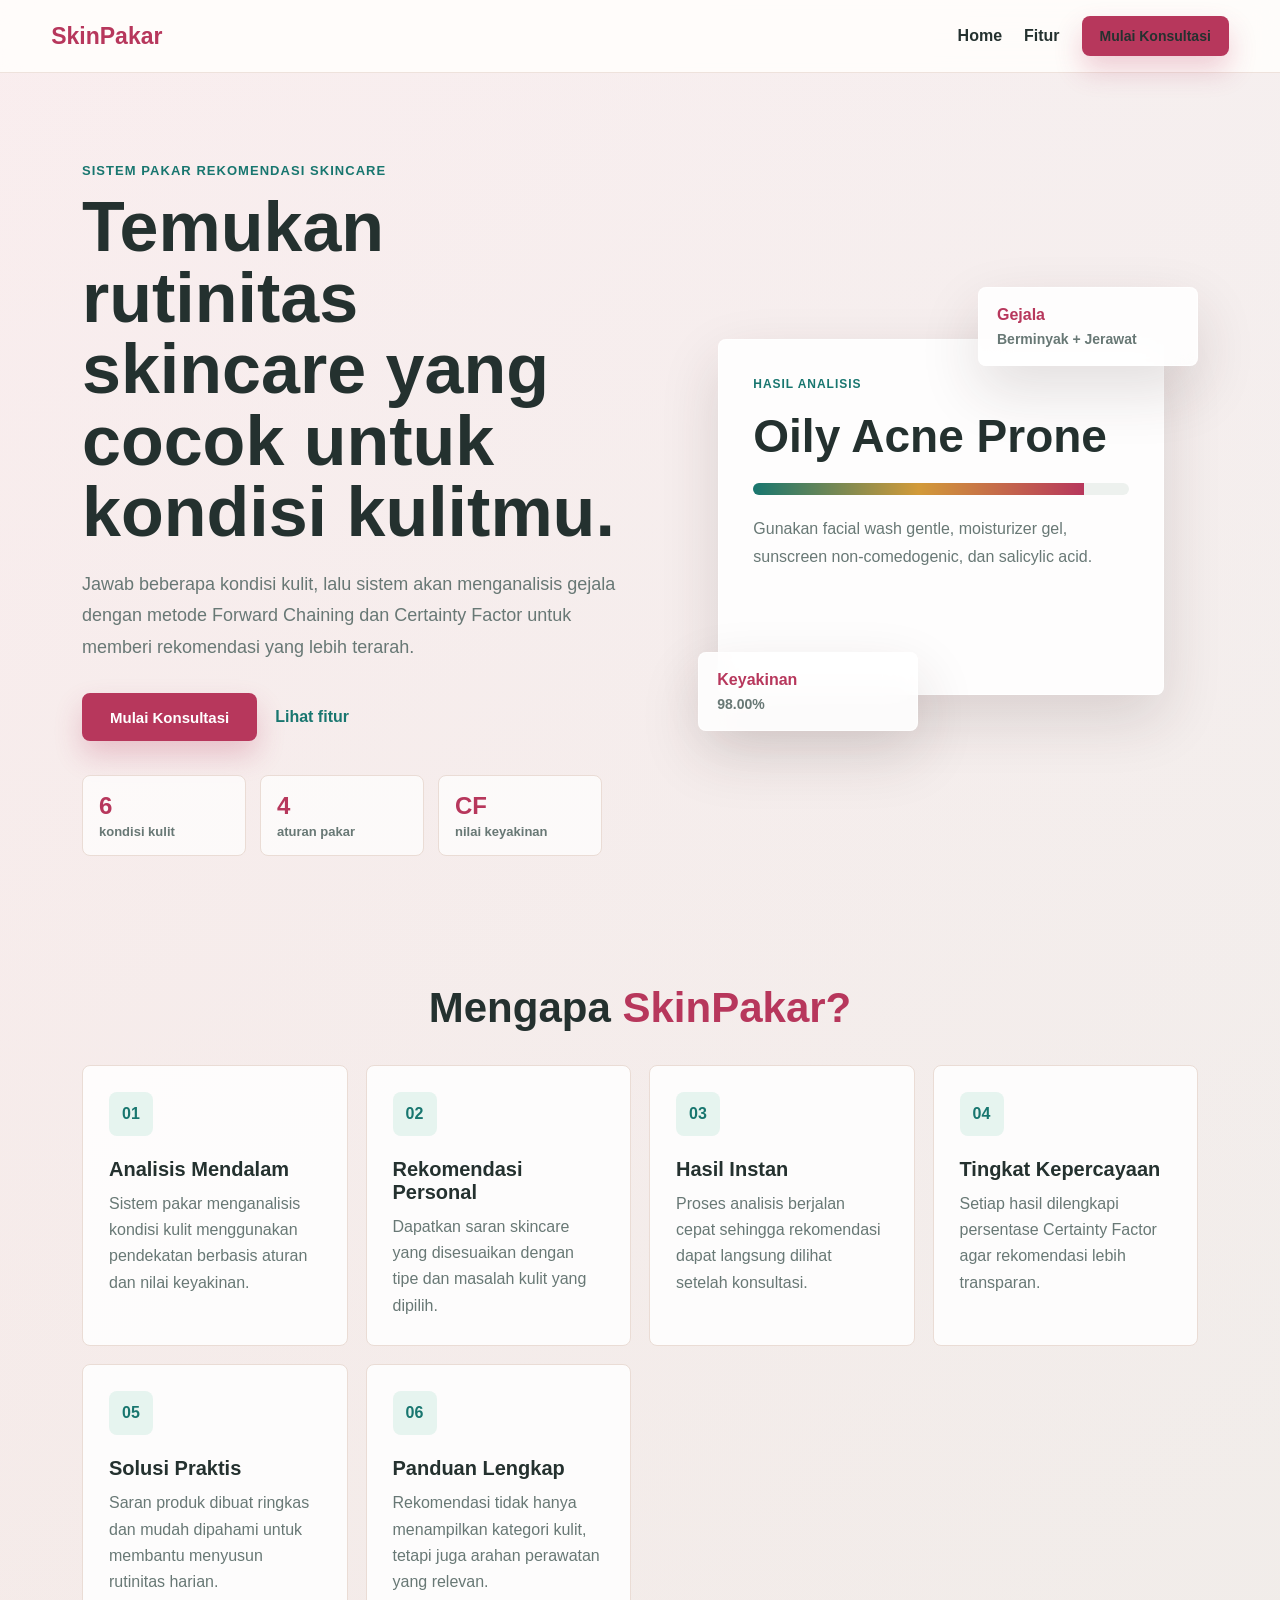
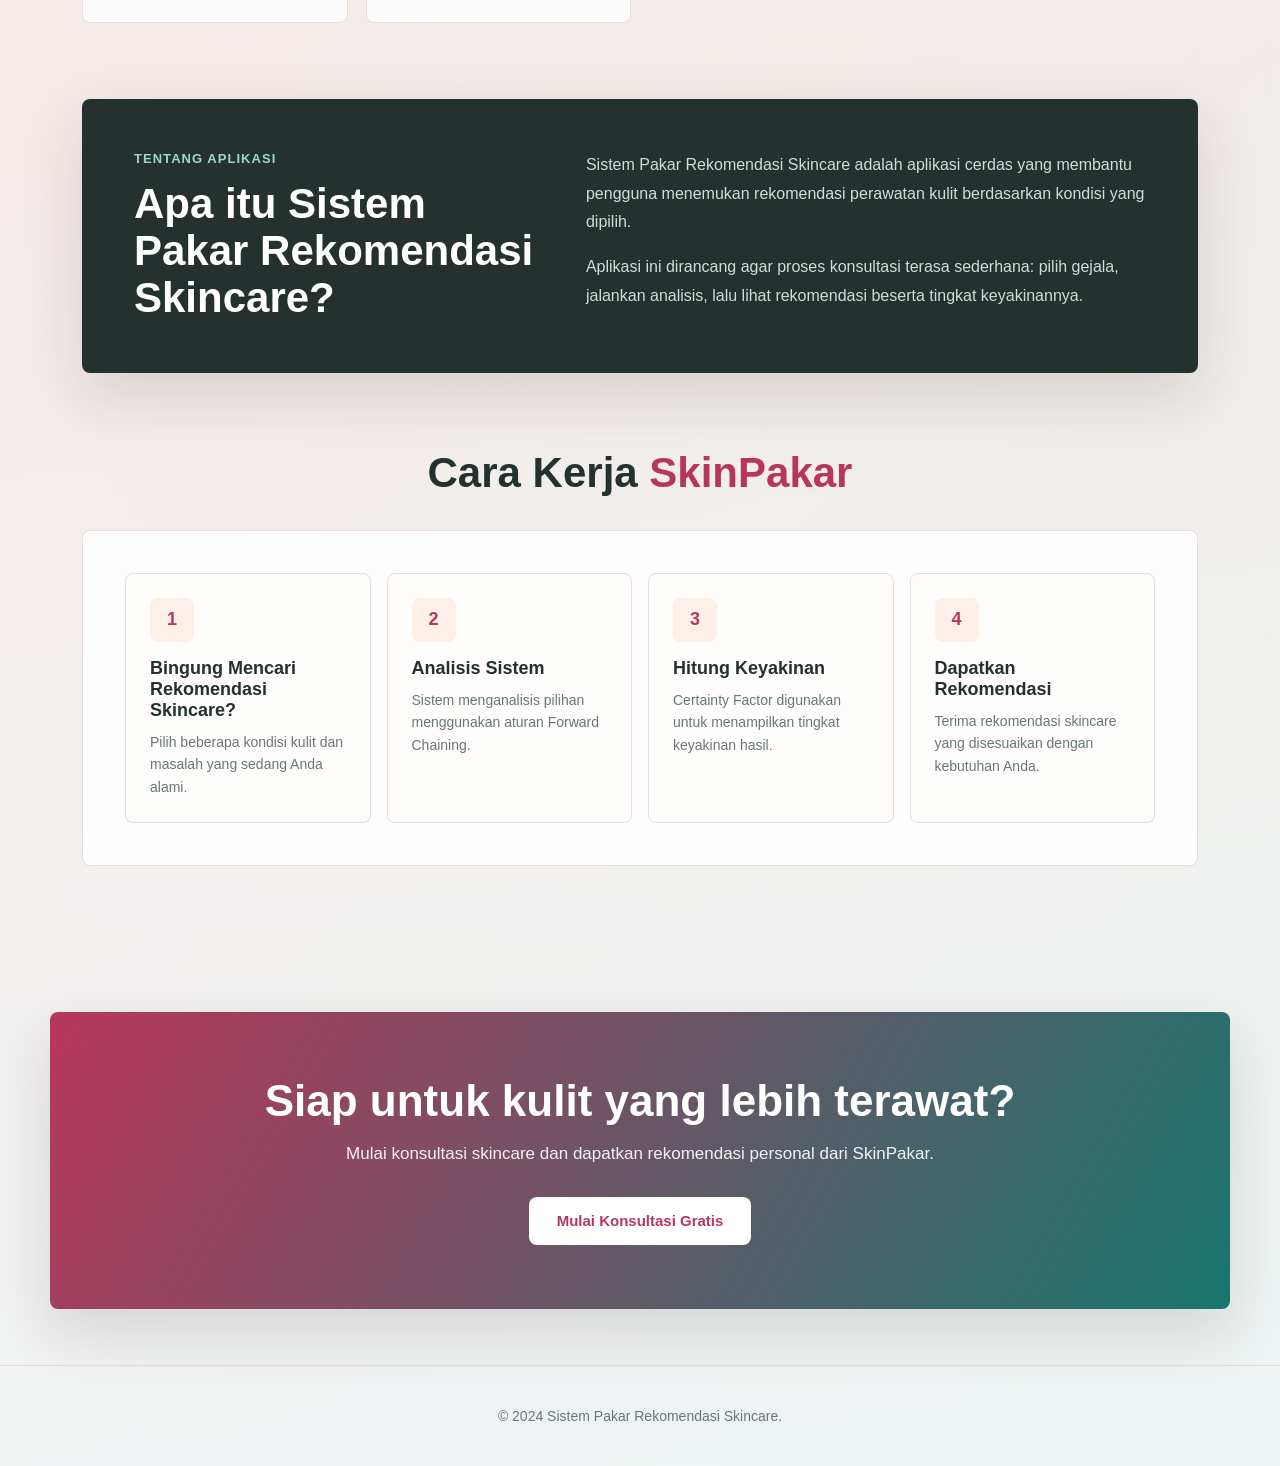
<file: index.html>
<!DOCTYPE html>
<html lang="id">

<head>
    <meta charset="UTF-8">
    <meta name="viewport" content="width=device-width, initial-scale=1.0">
    <title>Sistem Pakar Rekomendasi Skincare - Home</title>
    <link rel="stylesheet" href="assets/css/index.css">
</head>

<body>
    <div class="navbar">
        <div class="navbar-brand">SkinPakar</div>
        <div class="navbar-links">
            <a href="#home">Home</a>
            <a href="#features">Fitur</a>
            <a href="consultation.html" class="cta-button nav-cta">Mulai Konsultasi</a>
        </div>
    </div>

    <div class="hero" id="home">
        <div class="hero-content">
            <p class="eyebrow">Sistem Pakar Rekomendasi Skincare</p>
            <h1>Temukan rutinitas skincare yang cocok untuk kondisi kulitmu.</h1>
            <p class="subtitle">Jawab beberapa kondisi kulit, lalu sistem akan menganalisis gejala dengan metode
                Forward Chaining dan Certainty Factor untuk memberi rekomendasi yang lebih terarah.</p>
            <div class="hero-actions">
                <a href="consultation.html" class="cta-button">Mulai Konsultasi</a>
                <a href="#features" class="secondary-link">Lihat fitur</a>
            </div>
            <div class="hero-stats">
                <div>
                    <strong>6</strong>
                    <span>kondisi kulit</span>
                </div>
                <div>
                    <strong>4</strong>
                    <span>aturan pakar</span>
                </div>
                <div>
                    <strong>CF</strong>
                    <span>nilai keyakinan</span>
                </div>
            </div>
        </div>
        <div class="hero-panel" aria-label="Preview hasil rekomendasi">
            <div class="skin-card skin-card-main">
                <span class="card-label">Hasil Analisis</span>
                <h2>Oily Acne Prone</h2>
                <div class="confidence-preview">
                    <span></span>
                </div>
                <p>Gunakan facial wash gentle, moisturizer gel, sunscreen non-comedogenic, dan salicylic acid.</p>
            </div>
            <div class="skin-card mini-card top-card">
                <strong>Gejala</strong>
                <span>Berminyak + Jerawat</span>
            </div>
            <div class="skin-card mini-card bottom-card">
                <strong>Keyakinan</strong>
                <span>98.00%</span>
            </div>
        </div>
    </div>

    <div class="container">
        <div class="section" id="features">
            <h2 class="section-title">Mengapa <span>SkinPakar?</span></h2>
            <div class="features-grid">
                <div class="feature-card">
                    <div class="feature-icon">01</div>
                    <h3>Analisis Mendalam</h3>
                    <p>Sistem pakar menganalisis kondisi kulit menggunakan pendekatan berbasis aturan dan nilai
                        keyakinan.</p>
                </div>
                <div class="feature-card">
                    <div class="feature-icon">02</div>
                    <h3>Rekomendasi Personal</h3>
                    <p>Dapatkan saran skincare yang disesuaikan dengan tipe dan masalah kulit yang dipilih.</p>
                </div>
                <div class="feature-card">
                    <div class="feature-icon">03</div>
                    <h3>Hasil Instan</h3>
                    <p>Proses analisis berjalan cepat sehingga rekomendasi dapat langsung dilihat setelah konsultasi.
                    </p>
                </div>
                <div class="feature-card">
                    <div class="feature-icon">04</div>
                    <h3>Tingkat Kepercayaan</h3>
                    <p>Setiap hasil dilengkapi persentase Certainty Factor agar rekomendasi lebih transparan.</p>
                </div>
                <div class="feature-card">
                    <div class="feature-icon">05</div>
                    <h3>Solusi Praktis</h3>
                    <p>Saran produk dibuat ringkas dan mudah dipahami untuk membantu menyusun rutinitas harian.</p>
                </div>
                <div class="feature-card">
                    <div class="feature-icon">06</div>
                    <h3>Panduan Lengkap</h3>
                    <p>Rekomendasi tidak hanya menampilkan kategori kulit, tetapi juga arahan perawatan yang relevan.
                    </p>
                </div>
            </div>
        </div>

        <div class="section">
            <div class="about-section">
                <div>
                    <p class="eyebrow">Tentang aplikasi</p>
                    <h2>Apa itu Sistem Pakar Rekomendasi Skincare?</h2>
                </div>
                <div class="about-copy">
                    <p>Sistem Pakar Rekomendasi Skincare adalah aplikasi cerdas yang membantu pengguna menemukan
                        rekomendasi perawatan kulit berdasarkan kondisi yang dipilih.</p>
                    <p>Aplikasi ini dirancang agar proses konsultasi terasa sederhana: pilih gejala, jalankan analisis,
                        lalu lihat rekomendasi beserta tingkat keyakinannya.</p>
                </div>
            </div>
        </div>

        <div class="section">
            <h2 class="section-title">Cara Kerja <span>SkinPakar</span></h2>
            <div class="how-it-works">
                <div class="steps">
                    <div class="step">
                        <div class="step-number">1</div>
                        <h3>Bingung Mencari Rekomendasi Skincare?</h3>
                        <p>Pilih beberapa kondisi kulit dan masalah yang sedang Anda alami.</p>
                    </div>
                    <div class="step">
                        <div class="step-number">2</div>
                        <h3>Analisis Sistem</h3>
                        <p>Sistem menganalisis pilihan menggunakan aturan Forward Chaining.</p>
                    </div>
                    <div class="step">
                        <div class="step-number">3</div>
                        <h3>Hitung Keyakinan</h3>
                        <p>Certainty Factor digunakan untuk menampilkan tingkat keyakinan hasil.</p>
                    </div>
                    <div class="step">
                        <div class="step-number">4</div>
                        <h3>Dapatkan Rekomendasi</h3>
                        <p>Terima rekomendasi skincare yang disesuaikan dengan kebutuhan Anda.</p>
                    </div>
                </div>
            </div>
        </div>
    </div>

    <div class="cta-section">
        <h2>Siap untuk kulit yang lebih terawat?</h2>
        <p>Mulai konsultasi skincare dan dapatkan rekomendasi personal dari SkinPakar.</p>
        <a href="consultation.html" class="cta-button cta-button-light">Mulai Konsultasi Gratis</a>
    </div>

    <div class="footer">
        <p>&copy; 2024 Sistem Pakar Rekomendasi Skincare.</p>
    </div>
</body>

</html>
</file>
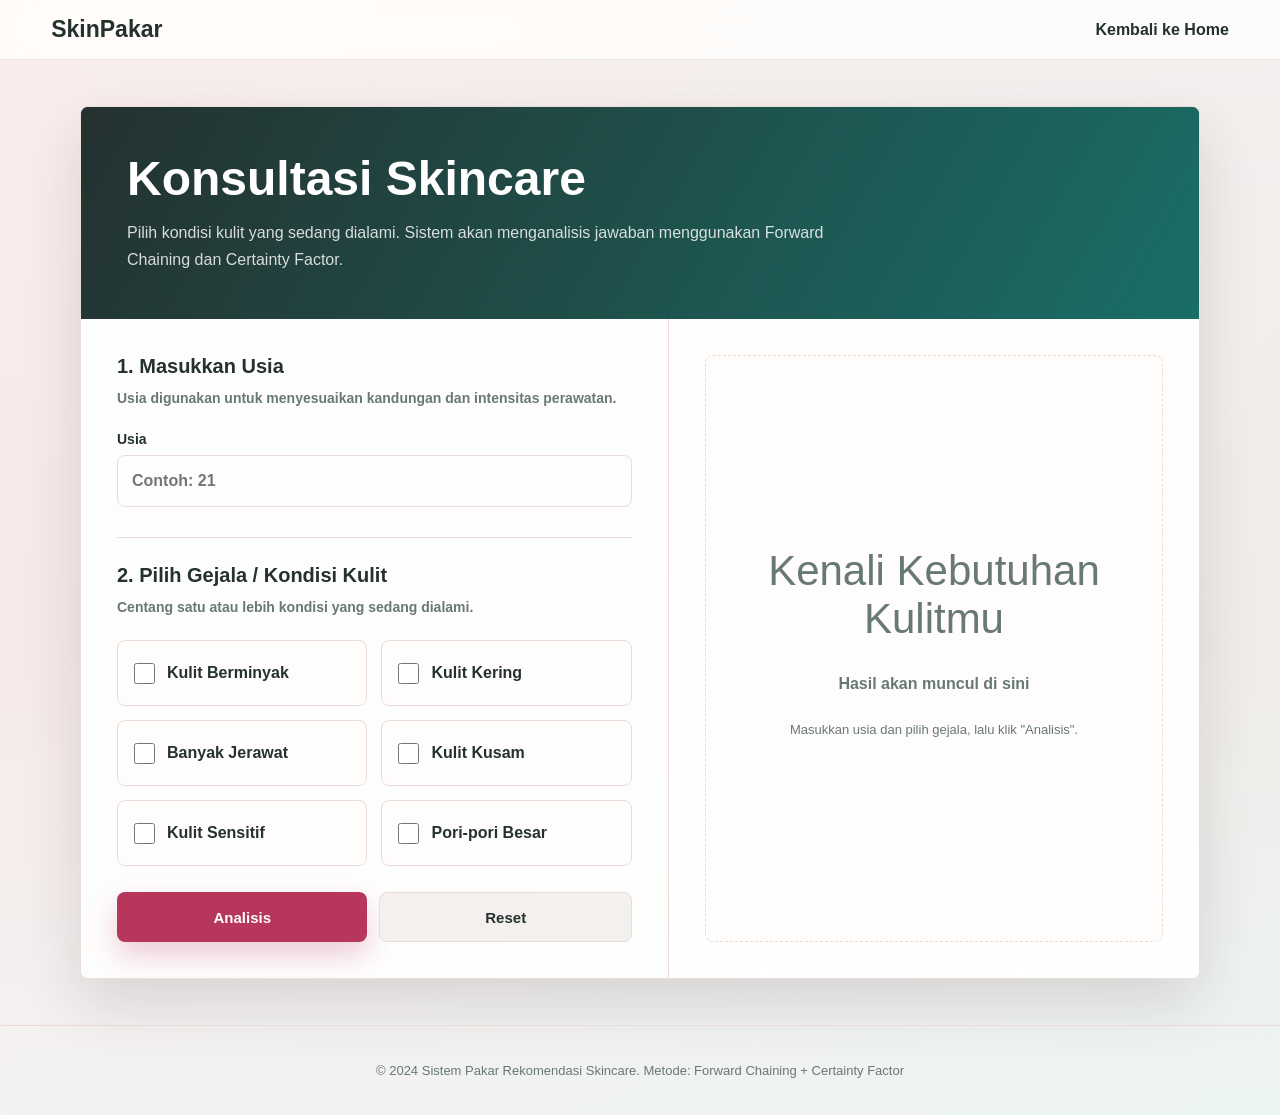
<file: consultation.html>
<!DOCTYPE html>
<html lang="id">

<head>
    <meta charset="UTF-8">
    <meta name="viewport" content="width=device-width, initial-scale=1.0">
    <title>Konsultasi - Sistem Pakar Rekomendasi Skincare</title>
    <link rel="stylesheet" href="assets/css/consultation.css">
</head>

<body>
    <div class="navbar">
        <a href="index.html" class="navbar-brand">SkinPakar</a>
        <a href="index.html">Kembali ke Home</a>
    </div>

    <div class="main-content">
        <div class="container">
            <div class="hero">
                <h1>Konsultasi Skincare</h1>
                <p>Pilih kondisi kulit yang sedang dialami. Sistem akan menganalisis jawaban menggunakan Forward
                    Chaining dan Certainty Factor.</p>
            </div>

            <div class="content">
                <div class="panel">
                    <form id="consultationForm">
                        <div class="section-title">1. Masukkan Usia</div>
                        <p class="hint">Usia digunakan untuk menyesuaikan kandungan dan intensitas perawatan.</p>

                        <div class="age-field">
                            <label for="age">Usia</label>
                            <input type="number" id="age" name="age" min="1" max="100" step="1" inputmode="numeric"
                                placeholder="Contoh: 21" required>
                        </div>

                        <div class="section-title symptoms-title">2. Pilih Gejala / Kondisi Kulit</div>
                        <p class="hint">Centang satu atau lebih kondisi yang sedang dialami.</p>

                        <div class="gejala-box">
                            <label class="gejala-label">
                                <input type="checkbox" id="g01"> Kulit Berminyak
                            </label>
                            <label class="gejala-label">
                                <input type="checkbox" id="g02"> Kulit Kering
                            </label>
                            <label class="gejala-label">
                                <input type="checkbox" id="g03"> Banyak Jerawat
                            </label>
                            <label class="gejala-label">
                                <input type="checkbox" id="g04"> Kulit Kusam
                            </label>
                            <label class="gejala-label">
                                <input type="checkbox" id="g05"> Kulit Sensitif
                            </label>
                            <label class="gejala-label">
                                <input type="checkbox" id="g06"> Pori-pori Besar
                            </label>
                        </div>

                        <div class="button-box">
                            <button type="button" id="analyzeButton" class="btn-analisis">Analisis</button>
                            <button type="reset" id="resetButton" class="btn-reset">Reset</button>
                        </div>
                    </form>
                </div>

                <div class="panel">
                    <div id="emptyState" class="empty-state">
                        <div class="empty-state-icon">Kenali Kebutuhan Kulitmu</div>
                        <p><strong>Hasil akan muncul di sini</strong></p>
                        <p class="empty-state-help">Masukkan usia dan pilih gejala, lalu klik "Analisis".</p>
                    </div>
                    <div id="hasilContainer" class="hasil"></div>
                </div>
            </div>
        </div>
    </div>

    <div class="footer">
        <p>&copy; 2024 Sistem Pakar Rekomendasi Skincare. Metode: Forward Chaining + Certainty Factor</p>
    </div>
    <script src="assets/js/consultation.js"></script>
</body>

</html>
</file>
<file: assets/css/index.css>
:root {
    --bg: #fff8f4;
    --surface: #ffffff;
    --surface-soft: #fff0e7;
    --text: #24312f;
    --muted: #687875;
    --primary: #b7375c;
    --primary-dark: #8e2444;
    --accent: #18766f;
    --accent-soft: #e6f4ef;
    --line: #eadcd5;
    --gold: #d29a39;
    --shadow: 0 24px 60px rgba(55, 37, 32, 0.14);
}

* {
    box-sizing: border-box;
}

html {
    scroll-behavior: smooth;
}

body {
    margin: 0;
    font-family: "Segoe UI", Arial, sans-serif;
    color: var(--text);
    background:
        linear-gradient(135deg, rgba(183, 55, 92, 0.08), rgba(24, 118, 111, 0.08)),
        linear-gradient(180deg, #fffdfb 0%, var(--bg) 56%, #ffffff 100%);
}

.navbar {
    position: sticky;
    top: 0;
    z-index: 10;
    background: rgba(255, 253, 251, 0.9);
    border-bottom: 1px solid rgba(234, 220, 213, 0.8);
    padding: 16px clamp(18px, 4vw, 56px);
    display: flex;
    justify-content: space-between;
    align-items: center;
    backdrop-filter: blur(14px);
}

.navbar-brand {
    font-size: 23px;
    font-weight: 900;
    color: var(--primary);
}

.navbar-links {
    display: flex;
    align-items: center;
    gap: 22px;
}

.navbar-links a {
    text-decoration: none;
    color: var(--text);
    font-weight: 700;
    transition: color 0.2s;
}

.navbar-links a:hover {
    color: var(--primary);
}

.hero {
    min-height: calc(100vh - 74px);
    display: grid;
    grid-template-columns: minmax(0, 1.05fr) minmax(340px, 0.95fr);
    align-items: center;
    gap: clamp(32px, 5vw, 72px);
    max-width: 1180px;
    margin: 0 auto;
    padding: clamp(48px, 7vw, 92px) 32px;
}

.hero-content {
    max-width: 650px;
}

.eyebrow {
    margin: 0 0 14px;
    color: var(--accent);
    font-size: 13px;
    font-weight: 900;
    letter-spacing: 0.08em;
    text-transform: uppercase;
}

.hero h1 {
    margin: 0 0 20px;
    font-size: clamp(40px, 6vw, 70px);
    line-height: 1.02;
}

.hero .subtitle {
    margin: 0 0 30px;
    max-width: 590px;
    color: var(--muted);
    font-size: 18px;
    line-height: 1.75;
}

.hero-actions {
    display: flex;
    align-items: center;
    gap: 18px;
    flex-wrap: wrap;
}

.cta-button {
    display: inline-flex;
    align-items: center;
    justify-content: center;
    background: var(--primary);
    color: white;
    min-height: 48px;
    padding: 14px 28px;
    border-radius: 8px;
    text-decoration: none;
    font-weight: 800;
    font-size: 15px;
    transition: transform 0.2s, background 0.2s, box-shadow 0.2s;
    box-shadow: 0 14px 28px rgba(183, 55, 92, 0.24);
}

.cta-button:hover {
    background: var(--primary-dark);
    transform: translateY(-2px);
    box-shadow: 0 18px 34px rgba(183, 55, 92, 0.3);
}

.nav-cta {
    min-height: 40px;
    padding: 10px 18px;
    font-size: 14px;
}

.secondary-link {
    color: var(--accent);
    font-weight: 800;
    text-decoration: none;
}

.hero-stats {
    display: grid;
    grid-template-columns: repeat(3, 1fr);
    gap: 14px;
    max-width: 520px;
    margin-top: 34px;
}

.hero-stats div {
    border: 1px solid var(--line);
    background: rgba(255, 255, 255, 0.72);
    border-radius: 8px;
    padding: 16px;
}

.hero-stats strong,
.hero-stats span {
    display: block;
}

.hero-stats strong {
    font-size: 24px;
    color: var(--primary);
}

.hero-stats span {
    margin-top: 4px;
    color: var(--muted);
    font-size: 13px;
    font-weight: 700;
}

.hero-panel {
    position: relative;
    min-height: 480px;
}

.skin-card {
    border: 1px solid rgba(255, 255, 255, 0.72);
    background: rgba(255, 255, 255, 0.86);
    box-shadow: var(--shadow);
    backdrop-filter: blur(16px);
}

.skin-card-main {
    position: absolute;
    inset: 70px 34px 54px 20px;
    border-radius: 8px;
    padding: 34px;
}

.card-label {
    display: inline-block;
    margin-bottom: 18px;
    color: var(--accent);
    font-size: 12px;
    font-weight: 900;
    letter-spacing: 0.08em;
    text-transform: uppercase;
}

.skin-card-main h2 {
    margin: 0 0 20px;
    font-size: clamp(30px, 4vw, 46px);
}

.skin-card-main p {
    margin: 20px 0 0;
    color: var(--muted);
    line-height: 1.7;
}

.confidence-preview {
    height: 12px;
    border-radius: 999px;
    background: #edf1ee;
    overflow: hidden;
}

.confidence-preview span {
    display: block;
    width: 88%;
    height: 100%;
    background: linear-gradient(90deg, var(--accent), var(--gold), var(--primary));
}

.mini-card {
    position: absolute;
    width: min(220px, 54%);
    border-radius: 8px;
    padding: 18px;
}

.mini-card strong,
.mini-card span {
    display: block;
}

.mini-card strong {
    color: var(--primary);
    margin-bottom: 7px;
}

.mini-card span {
    color: var(--muted);
    font-size: 14px;
    font-weight: 700;
}

.top-card {
    top: 18px;
    right: 0;
}

.bottom-card {
    left: 0;
    bottom: 18px;
}

.container {
    max-width: 1180px;
    margin: 0 auto;
    padding: 38px 32px 70px;
}

.section {
    margin-bottom: 76px;
}

.section-title {
    margin: 0 0 34px;
    text-align: center;
    font-size: clamp(30px, 4vw, 42px);
    line-height: 1.12;
}

.section-title span {
    color: var(--primary);
}

.features-grid {
    display: grid;
    grid-template-columns: repeat(auto-fit, minmax(250px, 1fr));
    gap: 18px;
}

.feature-card {
    background: rgba(255, 255, 255, 0.86);
    border: 1px solid var(--line);
    border-radius: 8px;
    padding: 26px;
    transition: transform 0.2s, box-shadow 0.2s, border-color 0.2s;
}

.feature-card:hover {
    transform: translateY(-5px);
    box-shadow: var(--shadow);
    border-color: rgba(183, 55, 92, 0.4);
}

.feature-icon {
    display: inline-flex;
    align-items: center;
    justify-content: center;
    width: 44px;
    height: 44px;
    border-radius: 8px;
    background: var(--accent-soft);
    color: var(--accent);
    font-weight: 900;
}

.feature-card h3 {
    margin: 22px 0 10px;
    font-size: 20px;
}

.feature-card p {
    margin: 0;
    color: var(--muted);
    line-height: 1.65;
}

.about-section {
    display: grid;
    grid-template-columns: minmax(240px, 0.85fr) minmax(0, 1.15fr);
    gap: 38px;
    align-items: start;
    background: var(--text);
    color: white;
    border-radius: 8px;
    padding: clamp(30px, 5vw, 52px);
    box-shadow: var(--shadow);
}

.about-section .eyebrow {
    color: #9fd7ce;
}

.about-section h2 {
    margin: 0;
    font-size: clamp(28px, 4vw, 42px);
    line-height: 1.12;
}

.about-copy p {
    margin: 0 0 16px;
    color: rgba(255, 255, 255, 0.82);
    font-size: 16px;
    line-height: 1.8;
}

.about-copy p:last-child {
    margin-bottom: 0;
}

.how-it-works {
    background: rgba(255, 255, 255, 0.88);
    border: 1px solid var(--line);
    border-radius: 8px;
    padding: clamp(26px, 4vw, 42px);
}

.steps {
    display: grid;
    grid-template-columns: repeat(auto-fit, minmax(210px, 1fr));
    gap: 16px;
}

.step {
    background: #fffdfb;
    border: 1px solid var(--line);
    border-radius: 8px;
    padding: 24px;
}

.step-number {
    display: inline-flex;
    align-items: center;
    justify-content: center;
    width: 44px;
    height: 44px;
    border-radius: 8px;
    background: var(--surface-soft);
    color: var(--primary);
    font-size: 18px;
    font-weight: 900;
    margin-bottom: 16px;
}

.step h3 {
    margin: 0 0 10px;
    font-size: 18px;
}

.step p {
    margin: 0;
    color: var(--muted);
    line-height: 1.6;
    font-size: 14px;
}

.cta-section {
    max-width: 1180px;
    margin: 0 auto 56px;
    background: linear-gradient(120deg, var(--primary), var(--accent));
    color: white;
    border-radius: 8px;
    padding: clamp(38px, 6vw, 64px) 32px;
    text-align: center;
    box-shadow: var(--shadow);
}

.cta-section h2 {
    margin: 0 0 14px;
    font-size: clamp(30px, 4vw, 44px);
}

.cta-section p {
    margin: 0 auto 28px;
    max-width: 640px;
    font-size: 17px;
    line-height: 1.7;
    opacity: 0.92;
}

.cta-button-light {
    background: white;
    color: var(--primary);
    box-shadow: none;
}

.cta-button-light:hover {
    background: var(--surface-soft);
    color: var(--primary-dark);
}

.footer {
    border-top: 1px solid var(--line);
    padding: 28px 32px;
    text-align: center;
    color: var(--muted);
    font-size: 14px;
}

@media (max-width: 860px) {
    .navbar {
        align-items: flex-start;
        flex-direction: column;
        gap: 14px;
    }

    .navbar-links {
        width: 100%;
        justify-content: space-between;
        gap: 12px;
    }

    .hero {
        min-height: auto;
        grid-template-columns: 1fr;
        padding: 42px 18px;
    }

    .hero-panel {
        min-height: 360px;
    }

    .skin-card-main {
        inset: 50px 12px 42px 12px;
        padding: 26px;
    }

    .hero-stats {
        grid-template-columns: 1fr;
    }

    .container {
        padding: 26px 18px 54px;
    }

    .about-section {
        grid-template-columns: 1fr;
    }

    .cta-section {
        margin: 0 18px 42px;
    }
}
</file>
<file: assets/css/consultation.css>
:root {
    --bg: #fff8f4;
    --surface: #ffffff;
    --surface-soft: #fff0e7;
    --text: #24312f;
    --muted: #687875;
    --primary: #b7375c;
    --primary-dark: #8e2444;
    --accent: #18766f;
    --accent-soft: #e6f4ef;
    --line: #eadcd5;
    --warning: #b42318;
    --shadow: 0 24px 60px rgba(55, 37, 32, 0.14);
}

* {
    box-sizing: border-box;
}

body {
    margin: 0;
    min-height: 100vh;
    font-family: "Segoe UI", Arial, sans-serif;
    color: var(--text);
    background:
        linear-gradient(135deg, rgba(183, 55, 92, 0.08), rgba(24, 118, 111, 0.08)),
        linear-gradient(180deg, #fffdfb 0%, var(--bg) 58%, #ffffff 100%);
    display: flex;
    flex-direction: column;
}

.navbar {
    background: rgba(255, 253, 251, 0.9);
    border-bottom: 1px solid rgba(234, 220, 213, 0.8);
    padding: 16px clamp(18px, 4vw, 56px);
    display: flex;
    justify-content: space-between;
    align-items: center;
    backdrop-filter: blur(14px);
}

.navbar-brand {
    font-size: 23px;
    font-weight: 900;
    color: var(--primary);
    text-decoration: none;
}

.navbar a {
    text-decoration: none;
    color: var(--text);
    font-weight: 700;
    transition: color 0.2s;
}

.navbar a:hover {
    color: var(--primary);
}

.main-content {
    flex: 1;
    padding: clamp(18px, 4vw, 46px);
}

.container {
    width: 1120px;
    max-width: 100%;
    margin: 0 auto;
    background: rgba(255, 255, 255, 0.88);
    border: 1px solid rgba(234, 220, 213, 0.9);
    border-radius: 8px;
    box-shadow: var(--shadow);
    overflow: hidden;
}

.hero {
    background:
        linear-gradient(120deg, rgba(36, 49, 47, 0.94), rgba(24, 118, 111, 0.88)),
        var(--text);
    color: #ffffff;
    padding: clamp(28px, 5vw, 46px);
}

.hero h1 {
    margin: 0;
    font-size: clamp(30px, 5vw, 48px);
    line-height: 1.08;
}

.hero p {
    margin: 14px 0 0;
    max-width: 700px;
    color: rgba(255, 255, 255, 0.82);
    line-height: 1.7;
}

.content {
    display: grid;
    grid-template-columns: minmax(0, 1.05fr) minmax(340px, 0.95fr);
}

.panel {
    padding: clamp(24px, 4vw, 36px);
}

.panel + .panel {
    border-left: 1px solid var(--line);
    background: linear-gradient(180deg, #fffdfb, #ffffff);
}

.section-title {
    color: var(--text);
    margin-bottom: 10px;
    font-size: 20px;
    font-weight: 900;
}

.hint {
    color: var(--muted);
    font-size: 14px;
    font-weight: 600;
    line-height: 1.5;
    margin: 0 0 22px;
}

.age-field {
    margin-bottom: 30px;
}

.age-field label {
    display: block;
    margin-bottom: 8px;
    color: var(--text);
    font-size: 14px;
    font-weight: 800;
}

.age-field input {
    width: 100%;
    min-height: 52px;
    border: 1px solid var(--line);
    border-radius: 8px;
    padding: 0 14px;
    background: #fffdfb;
    color: var(--text);
    font: inherit;
    font-weight: 700;
    transition: border-color 0.2s, box-shadow 0.2s;
}

.age-field input:focus {
    border-color: var(--primary);
    box-shadow: 0 0 0 3px rgba(183, 55, 92, 0.12);
    outline: none;
}

.field-help {
    display: block;
    margin-top: 7px;
    color: var(--muted);
    font-size: 12px;
    line-height: 1.5;
}

.symptoms-title {
    padding-top: 26px;
    border-top: 1px solid var(--line);
}

.gejala-box {
    display: grid;
    grid-template-columns: repeat(2, 1fr);
    gap: 14px;
    margin-bottom: 26px;
}

label.gejala-label {
    position: relative;
    display: flex;
    align-items: center;
    gap: 12px;
    min-height: 66px;
    background: #fffdfb;
    border: 1px solid var(--line);
    padding: 16px;
    border-radius: 8px;
    cursor: pointer;
    transition: border-color 0.2s, background 0.2s, box-shadow 0.2s, transform 0.2s;
    font-weight: 750;
    margin: 0;
}

label.gejala-label:hover {
    border-color: rgba(183, 55, 92, 0.4);
    background: var(--surface-soft);
    transform: translateY(-2px);
}

input[type="checkbox"] {
    width: 21px;
    height: 21px;
    margin: 0;
    accent-color: var(--primary);
    flex: 0 0 auto;
}

label.gejala-label:has(input:checked) {
    background: linear-gradient(180deg, #fff0e7, #ffffff);
    border-color: var(--primary);
    box-shadow: 0 12px 24px rgba(183, 55, 92, 0.14);
}

label.gejala-label:has(input:disabled) {
    background: #f3efec;
    color: #9a918d;
    cursor: not-allowed;
    opacity: 0.65;
    transform: none;
}

.button-box {
    display: flex;
    gap: 12px;
    margin-top: 8px;
}

button {
    flex: 1;
    border: none;
    min-height: 50px;
    padding: 12px 16px;
    border-radius: 8px;
    font-size: 15px;
    font-weight: 900;
    cursor: pointer;
    transition: background 0.2s, color 0.2s, transform 0.2s, box-shadow 0.2s;
}

.btn-analisis {
    background: var(--primary);
    color: white;
    box-shadow: 0 14px 28px rgba(183, 55, 92, 0.24);
}

.btn-analisis:hover {
    background: var(--primary-dark);
    transform: translateY(-2px);
}

.btn-analisis:disabled {
    background: #c9bfbb;
    box-shadow: none;
    cursor: not-allowed;
    transform: none;
}

.btn-reset {
    background: #f4f0ed;
    color: var(--text);
    border: 1px solid var(--line);
}

.btn-reset:hover {
    background: #ebe4df;
}

.hasil {
    background: var(--surface);
    border: 1px solid var(--line);
    border-radius: 8px;
    padding: 24px;
    min-height: 100%;
    display: none;
}

.hasil.active {
    display: block;
    animation: slideIn 0.3s ease-out;
}

@keyframes slideIn {
    from {
        opacity: 0;
        transform: translateY(10px);
    }

    to {
        opacity: 1;
        transform: translateY(0);
    }
}

.hasil h2 {
    color: var(--primary);
    margin-top: 0;
    margin-bottom: 18px;
    font-size: 24px;
    line-height: 1.2;
}

.hasil-item {
    margin-bottom: 18px;
    padding-bottom: 16px;
    border-bottom: 1px solid #f0e4e0;
}

.hasil-item:last-child {
    margin-bottom: 0;
    padding-bottom: 0;
    border-bottom: 0;
}

.hasil-item strong {
    color: var(--text);
    display: block;
    margin-bottom: 8px;
}

.hasil-item p {
    margin: 0;
    color: var(--muted);
    line-height: 1.65;
}

ul {
    margin-top: 8px;
    padding-left: 22px;
    color: var(--muted);
}

ul li {
    margin-bottom: 8px;
    line-height: 1.5;
}

.badge {
    display: inline-block;
    background: var(--accent);
    color: white;
    padding: 9px 13px;
    border-radius: 8px;
    font-weight: 900;
    line-height: 1.2;
    font-size: 13px;
    margin-right: 8px;
}

.confidence {
    display: grid;
    grid-template-columns: 1fr auto;
    align-items: center;
    gap: 12px;
}

.progress {
    height: 12px;
    overflow: hidden;
    border-radius: 999px;
    background: #edf1ee;
}

.progress span {
    display: block;
    height: 100%;
    background: linear-gradient(90deg, var(--accent), #d29a39, var(--primary));
    transition: width 0.3s ease;
}

.warning {
    color: var(--warning);
    font-weight: 800;
    background: #fff1f0;
    border: 1px solid #ffd1cc;
    padding: 12px 14px;
    border-radius: 8px;
    margin-bottom: 16px;
}

.empty-state {
    min-height: 100%;
    display: grid;
    place-content: center;
    text-align: center;
    color: var(--muted);
    padding: 42px 20px;
    border: 1px dashed var(--line);
    border-radius: 8px;
    background: #fffdfb;
}

.empty-state-icon {
    font-size: 42px;
    margin-bottom: 16px;
}

.empty-state-help {
    font-size: 13px;
}

.progress-fill {
    width: 0;
}

.result-note {
    margin: 18px 0 0;
    padding: 13px 14px;
    border-left: 3px solid var(--accent);
    background: var(--accent-soft);
    color: var(--muted);
    font-size: 12px;
    line-height: 1.6;
}

.age-guidance {
    margin-bottom: 18px;
    padding: 18px;
    border: 1px solid var(--line);
    border-radius: 8px;
    background: var(--surface-soft);
}

.age-guidance strong {
    display: block;
    margin-bottom: 8px;
    color: var(--primary-dark);
}

.age-guidance p {
    margin: 0;
    color: var(--muted);
    line-height: 1.7;
}

.footer {
    border-top: 1px solid var(--line);
    padding: 24px 32px;
    text-align: center;
    color: var(--muted);
    font-size: 13px;
}

@media (max-width: 860px) {
    .navbar {
        align-items: flex-start;
        flex-direction: column;
        gap: 12px;
    }

    .content {
        grid-template-columns: 1fr;
    }

    .panel + .panel {
        border-left: none;
        border-top: 1px solid var(--line);
    }

    .gejala-box {
        grid-template-columns: 1fr;
    }

    .button-box {
        flex-direction: column;
    }
}
</file>
